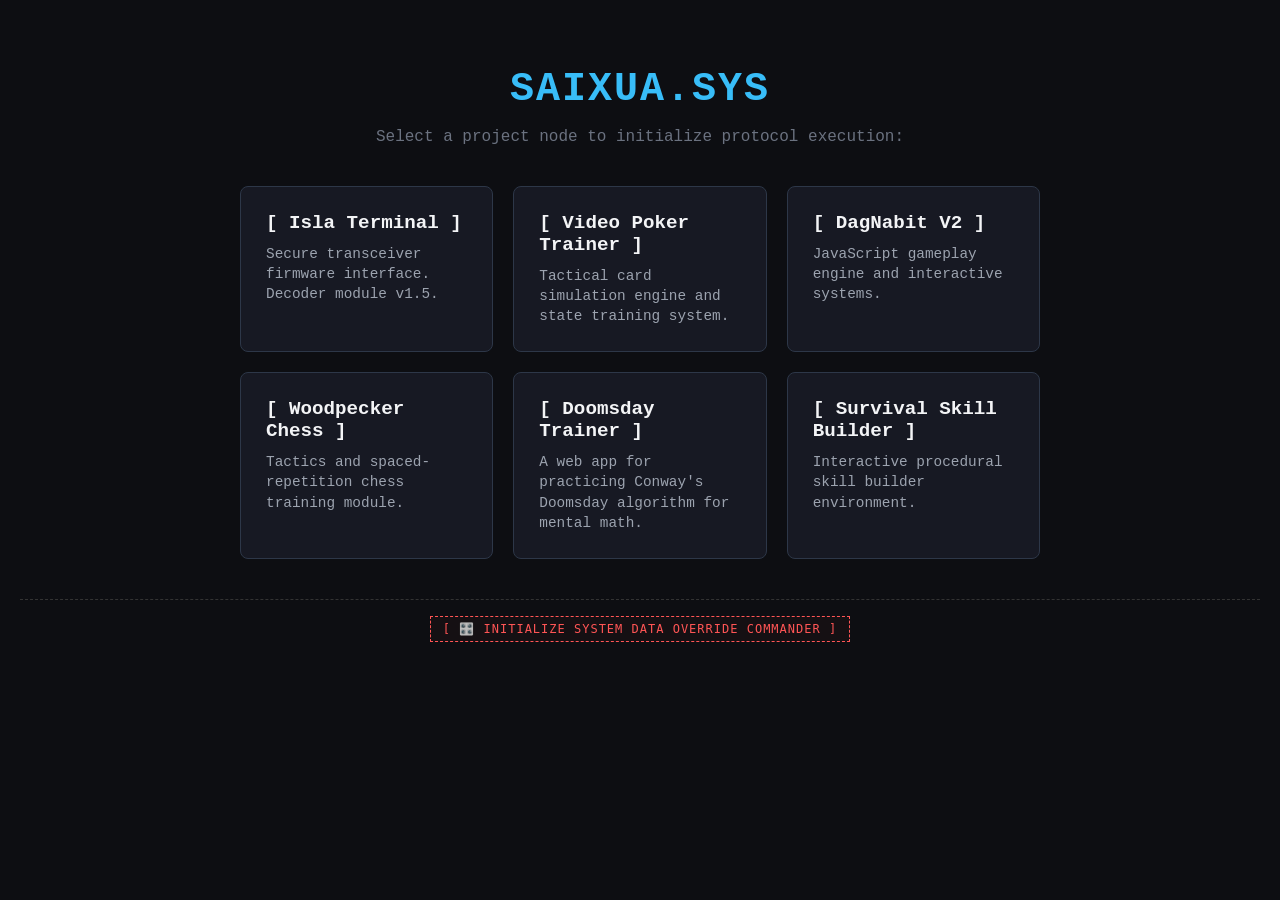
<file: index.html>
<!DOCTYPE html>
<html lang="en">
<head>
    <meta charset="UTF-8">
    <meta name="viewport" content="width=device-width, initial-scale=1.0">
    <title>Saixua | Project Hub</title>
    <!-- Link to your CSS file -->
    <link rel="stylesheet" href="style.css">
</head>
<body>

    <div class="container">
        <h1>SAIXUA.SYS</h1>
		
        <p class="subtitle">Select a project node to initialize protocol execution:</p>

        <!-- The JavaScript will dynamically inject cards here -->
        <div id="project-grid" class="grid"></div>
    </div>
	
    <script src="app.js"></script>
	 <footer class="sys-utility-bar" style="text-align: center; margin: 40px 0 20px 0; border-top: 1px dashed #333; padding-top: 20px;">
        <a href="cache.html" style="color: #ff5555; font-family: monospace; font-size: 12px; text-decoration: none; border: 1px dashed #ff5555; padding: 5px 12px; background: rgba(255, 85, 85, 0.03); letter-spacing: 1px;">
            [ 🎛️ INITIALIZE SYSTEM DATA OVERRIDE COMMANDER ]
        </a>
    </footer>
</body>
</html>
</file>
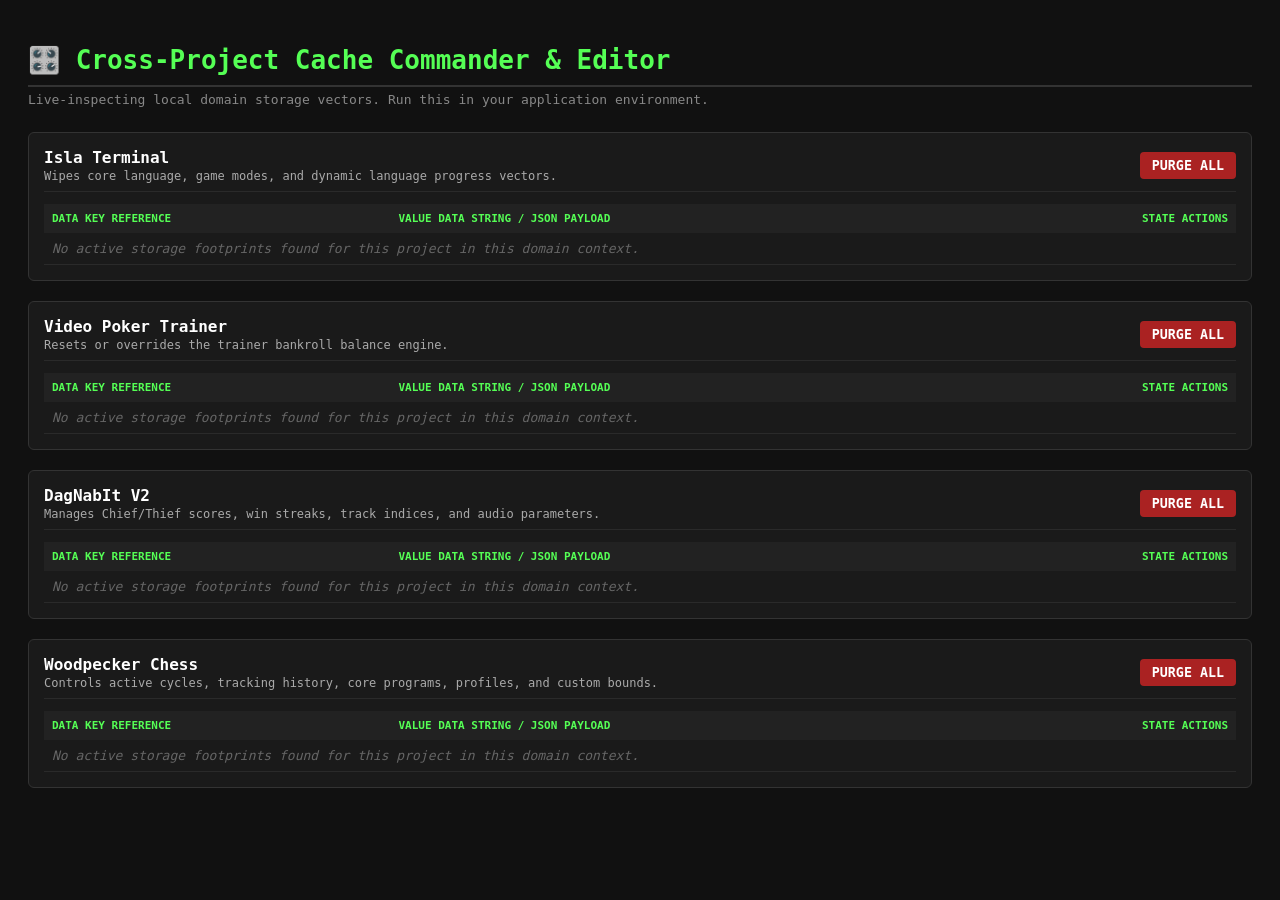
<file: cache.html>
<!DOCTYPE html>
<html lang="en">
<head>
    <meta charset="UTF-8">
    <title>🎛️ LocalStorage Master Commander & Editor</title>
    <style>
        body { background: #111; color: #eee; font-family: monospace; padding: 20px; font-size: 13px; }
        h1 { color: #55ff55; border-bottom: 2px solid #333; padding-bottom: 10px; margin-bottom: 5px; }
        .subtitle { color: #888; margin-bottom: 25px; }
        .project-section { background: #1a1a1a; border: 1px solid #333; padding: 15px; margin-bottom: 20px; border-radius: 6px; }
        .project-header { display: flex; justify-content: space-between; align-items: center; border-bottom: 1px solid #2a2a2a; padding-bottom: 8px; margin-bottom: 12px; }
        .project-title { font-size: 16px; font-weight: bold; color: #fff; }
        .project-desc { font-size: 12px; color: #aaa; margin-top: 2px; }
        
        /* Table Layout for Keys */
        .storage-table { width: 100%; border-collapse: collapse; margin-top: 10px; }
        .storage-table th { text-align: left; padding: 8px; background: #222; color: #55ff55; font-size: 11px; text-transform: uppercase; }
        .storage-table td { padding: 8px; border-bottom: 1px solid #2a2a2a; vertical-align: top; }
        .key-name { color: #ffb366; font-weight: bold; word-break: break-all; width: 25%; }
        
        /* Form Inputs */
        .value-textarea { width: 100%; background: #000; color: #55ff55; border: 1px solid #444; padding: 6px; font-family: monospace; font-size: 12px; border-radius: 4px; resize: vertical; box-sizing: border-box; }
        .value-textarea:focus { border-color: #55ff55; outline: none; }
        
        /* Action Buttons */
        button { font-family: monospace; font-weight: bold; cursor: pointer; border-radius: 4px; border: none; padding: 6px 12px; }
        .btn-purge { background: #aa2222; color: white; }
        .btn-purge:hover { background: #ff3333; }
        .btn-save { background: #228b22; color: white; margin-right: 5px; }
        .btn-save:hover { background: #32cd32; }
        .btn-delete { background: #444; color: #ff5555; border: 1px solid #ff5555; padding: 5px 10px; }
        .btn-delete:hover { background: #ff5555; color: black; }
        
        .no-data { color: #666; font-style: italic; padding: 10px 8px; }
        .status-banner { position: fixed; bottom: 20px; right: 20px; background: #222; border: 1px solid #55ff55; color: #55ff55; padding: 12px 24px; border-radius: 4px; display: none; box-shadow: 0px 4px 15px rgba(0,0,0,0.5); }
    </style>
</head>
<body>

    <h1>🎛️ Cross-Project Cache Commander & Editor</h1>
    <div class="subtitle">Live-inspecting local domain storage vectors. Run this in your application environment.</div>

    <div id="app-container"></div>
    <div id="status-banner" class="status-banner"></div>

    <script>
        // Your complete project fingerprint matrix
        const config = {
          "projects": [
            { "id": "Isla Terminal", "strategy": "startsWith", "targets": ["isla_terminal"], "desc": "Wipes core language, game modes, and dynamic language progress vectors." },
            { "id": "Video Poker Trainer", "strategy": "exactMatch", "targets": ["pokerTrainerBankroll"], "desc": "Resets or overrides the trainer bankroll balance engine." },
            { "id": "DagNabIt V2", "strategy": "startsWith", "targets": ["dagnabit_"], "desc": "Manages Chief/Thief scores, win streaks, track indices, and audio parameters." },
            { "id": "Woodpecker Chess", "strategy": "mixedMatch", "targets": ["woodpecker", "dynamicLength"], "desc": "Controls active cycles, tracking history, core programs, profiles, and custom bounds." }
          ]
        };

        // Flash message utility
        function showStatus(msg) {
            const banner = document.getElementById('status-banner');
            banner.innerText = msg;
            banner.style.display = 'block';
            setTimeout(() => { banner.style.display = 'none'; }, 3000);
        }

        // Rule evaluation logic
        function isKeyMatch(key, project) {
            if (project.strategy === "startsWith") return project.targets.some(t => key.startsWith(t));
            if (project.strategy === "exactMatch") return project.targets.includes(key);
            if (project.strategy === "mixedMatch") return project.targets.some(t => key.startsWith(t) || key === t);
            return false;
        }

        // Scans localStorage and builds the interactive UI grid
        function renderInterface() {
            const container = document.getElementById('app-container');
            const allStorageKeys = Object.keys(localStorage);

            container.innerHTML = config.projects.map(project => {
                // Find keys matching this specific project definition
                const matchingKeys = allStorageKeys.filter(key => isKeyMatch(key, project)).sort();

                // Generate table rows dynamically for active keys
                let tableRows = '';
                if (matchingKeys.length === 0) {
                    tableRows = `<tr><td colspan="3" class="no-data">No active storage footprints found for this project in this domain context.</td></tr>`;
                } else {
                    tableRows = matchingKeys.map(key => {
                        const rawValue = localStorage.getItem(key) || '';
                        // Determine layout rows based on content length
                        const rowsCount = rawValue.length > 60 ? 4 : 1;
                        
                        return `
                            <tr>
                                <td class="key-name">${key}</td>
                                <td>
                                    <textarea id="input-${btoa(key)}" class="value-textarea" rows="${rowsCount}">${rawValue}</textarea>
                                </td>
                                <td style="width: 150px; text-align: right;">
                                    <button class="btn-save" onclick="saveKeyValue('${key}')">SAVE</button>
                                    <button class="btn-delete" onclick="deleteIndividualKey('${key}')">✕</button>
                                </td>
                            </tr>
                        `;
                    }).join('');
                }

                return `
                    <div class="project-section">
                        <div class="project-header">
                            <div>
                                <div class="project-title">${project.id}</div>
                                <div class="project-desc">${project.desc}</div>
                            </div>
                            <button class="btn-purge" onclick="purgeEntireProject('${project.id}')">PURGE ALL</button>
                        </div>
                        <table class="storage-table">
                            <thead>
                                <tr>
                                    <th>Data Key Reference</th>
                                    <th>Value Data String / JSON payload</th>
                                    <th style="text-align: right;">State Actions</th>
                                </tr>
                            </thead>
                            <tbody>
                                ${tableRows}
                            </tbody>
                        </table>
                    </div>
                `;
            }).join('');
        }

        // Action: Modifies/Saves data inside a target key
        function saveKeyValue(key) {
            const targetId = `input-${btoa(key)}`;
            const newValue = document.getElementById(targetId).value;
            
            localStorage.setItem(key, newValue);
            showStatus(`[UPDATED] Key values committed for: ${key}`);
            renderInterface();
        }

        // Action: Wipes a single target key
        function deleteIndividualKey(key) {
            localStorage.removeItem(key);
            showStatus(`[DELETED] Erased individual key: ${key}`);
            renderInterface();
        }

        // Action: Wipes all tracking metrics assigned to a single project layout
        function purgeEntireProject(projectName) {
            const project = config.projects.find(p => p.id === projectName);
            if (!project) return;

            let count = 0;
            Object.keys(localStorage).forEach(key => {
                if (isKeyMatch(key, project)) {
                    localStorage.removeItem(key);
                    count++;
                }
            });

            showStatus(`[PURGED] Dropped ${count} global fields mapped to ${projectName}.`);
            renderInterface();
        }

        // Initial launch sequence
        renderInterface();
    </script>
</body>
</html>
</file>
<file: style.css>
body {
    background-color: #0d0e12;
    color: #d1d5db;
    font-family: 'Courier New', Courier, monospace;
    padding: 40px 20px;
    margin: 0;
    text-align: center;
}
.container {
    max-width: 800px;
    margin: 0 auto;
}
h1 {
    color: #38bdf8;
    font-size: 2.5rem;
    margin-bottom: 10px;
    letter-spacing: 2px;
}
.subtitle {
    color: #6b7280;
    margin-bottom: 40px;
}
.grid {
    display: grid;
    grid-template-columns: repeat(auto-fit, minmax(250px, 1fr));
    gap: 20px;
    margin-top: 20px;
}
.card {
    background-color: #171923;
    border: 1px solid #2d3748;
    border-radius: 8px;
    padding: 25px;
    text-decoration: none;
    color: inherit;
    transition: all 0.2s ease-in-out;
    display: block;
    text-align: left;
}
.card:hover {
    border-color: #38bdf8;
    transform: translateY(-4px);
    box-shadow: 0 4px 20px rgba(56, 189, 248, 0.15);
}
.card h3 {
    color: #f3f4f6;
    margin: 0 0 10px 0;
    font-size: 1.2rem;
}
.card p {
    margin: 0;
    font-size: 0.9rem;
    color: #9ca3af;
    line-height: 1.4;
}

.sys-utility-bar a:hover {
    background: #ff5555 !important;
    color: #000000 !important;
    box-shadow: 0 0 10px rgba(255, 85, 85, 0.5);
    cursor: pointer;
}
</file>
